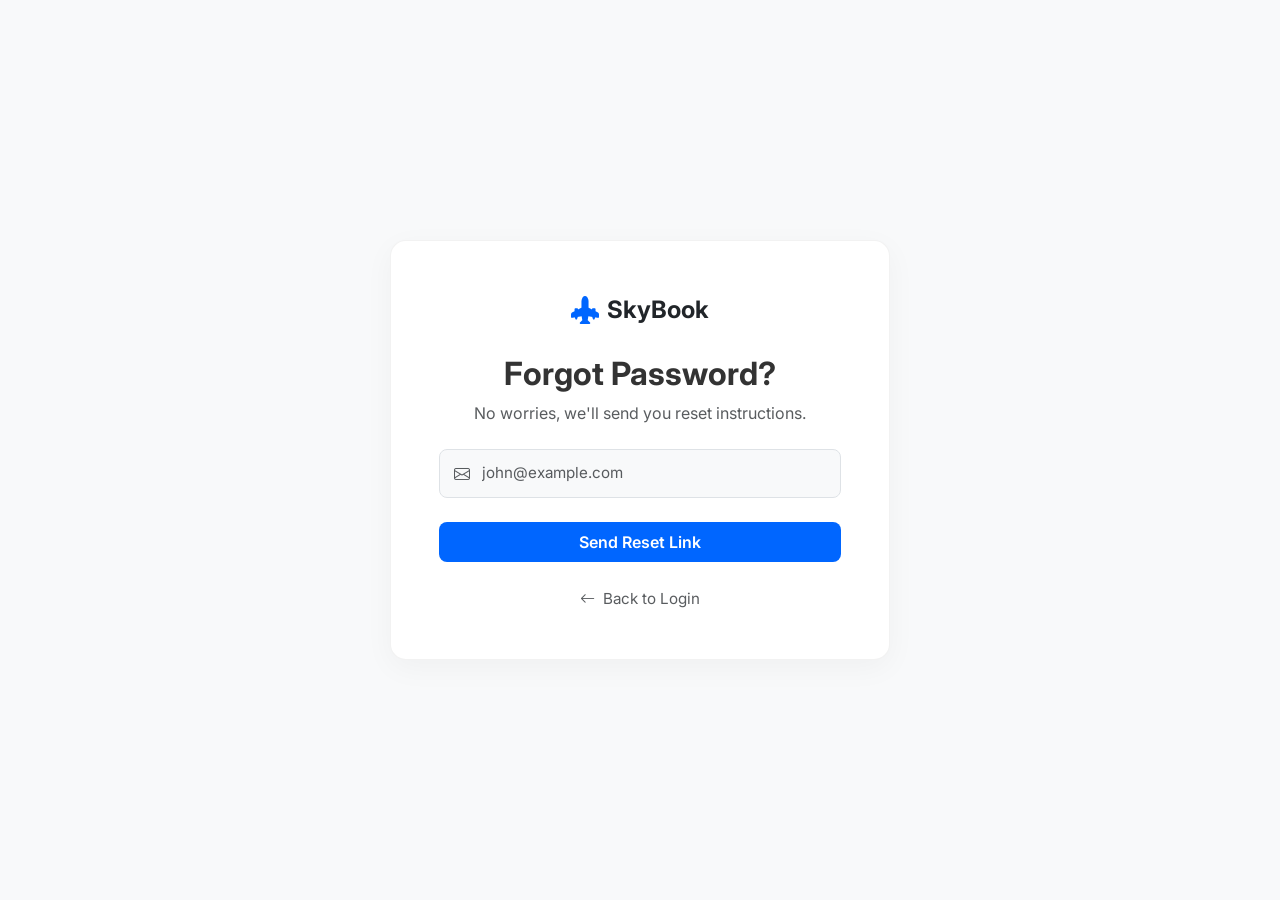
<file: features/forgot-password/index.html>
<!DOCTYPE html>
<html lang="en">

<head>
    <meta charset="UTF-8">
    <meta name="viewport" content="width=device-width, initial-scale=1.0">
    <title>Forgot Password - SkyBook</title>
    <!-- Google Fonts -->
    <link rel="preconnect" href="https://fonts.googleapis.com">
    <link rel="preconnect" href="https://fonts.gstatic.com" crossorigin>
    <link href="https://fonts.googleapis.com/css2?family=Inter:wght@300;400;500;600;700&display=swap" rel="stylesheet">
    <!-- Bootstrap CSS -->
    <link href="https://cdn.jsdelivr.net/npm/bootstrap@5.3.2/dist/css/bootstrap.min.css" rel="stylesheet">
    <!-- Bootstrap Icons -->
    <link href="https://cdn.jsdelivr.net/npm/bootstrap-icons@1.11.1/font/bootstrap-icons.css" rel="stylesheet">
    <!-- Custom CSS -->
    <link rel="stylesheet" href="../../shared/css/global.css">
    <link rel="stylesheet" href="forgot-password.css">
</head>

<body>

    <!-- Main Content -->
    <main class="container py-5 d-flex justify-content-center align-items-center min-vh-100">
        <div class="forgot-password-card bg-white p-4 p-md-5 rounded-4 shadow-sm w-100" style="max-width: 500px;">

            <div class="text-center mb-4">
                <a href="#" class="d-inline-flex align-items-center gap-2 text-decoration-none mb-4">
                    <i class="bi bi-airplane-engines-fill text-primary fs-3"></i>
                    <span class="fw-bold fs-4 text-dark">SkyBook</span>
                </a>
                
                <h2 class="fw-bold mb-2">Forgot Password?</h2>
                <p class="text-muted">No worries, we'll send you reset instructions.</p>
            </div>

            <form id="forgotPasswordForm" novalidate>
                <!-- Email -->
                <div class="mb-4 position-relative input-group-custom">
                    <i class="bi bi-envelope position-absolute text-muted"></i>
                    <input type="email" class="form-control" id="email" placeholder="john@example.com" required>
                    <div class="invalid-feedback">Please enter a valid email address.</div>
                </div>

                <!-- Submit -->
                <button type="submit" class="btn btn-primary w-100 py-2 fw-semibold rounded-3 mb-4 btn-reset">
                    Send Reset Link
                </button>
            </form>

            <div class="text-center">
                <a href="../login/index.html" class="text-muted text-decoration-none d-inline-flex align-items-center gap-2 hover-primary" style="font-size: 0.95rem;">
                    <i class="bi bi-arrow-left"></i> Back to Login
                </a>
            </div>

        </div>
    </main>

    <!-- Bootstrap JS -->
    <script src="https://cdn.jsdelivr.net/npm/bootstrap@5.3.2/dist/js/bootstrap.bundle.min.js"></script>
    <!-- Custom Logic -->
    <script src="forgot-password.js"></script>
</body>

</html>
</file>
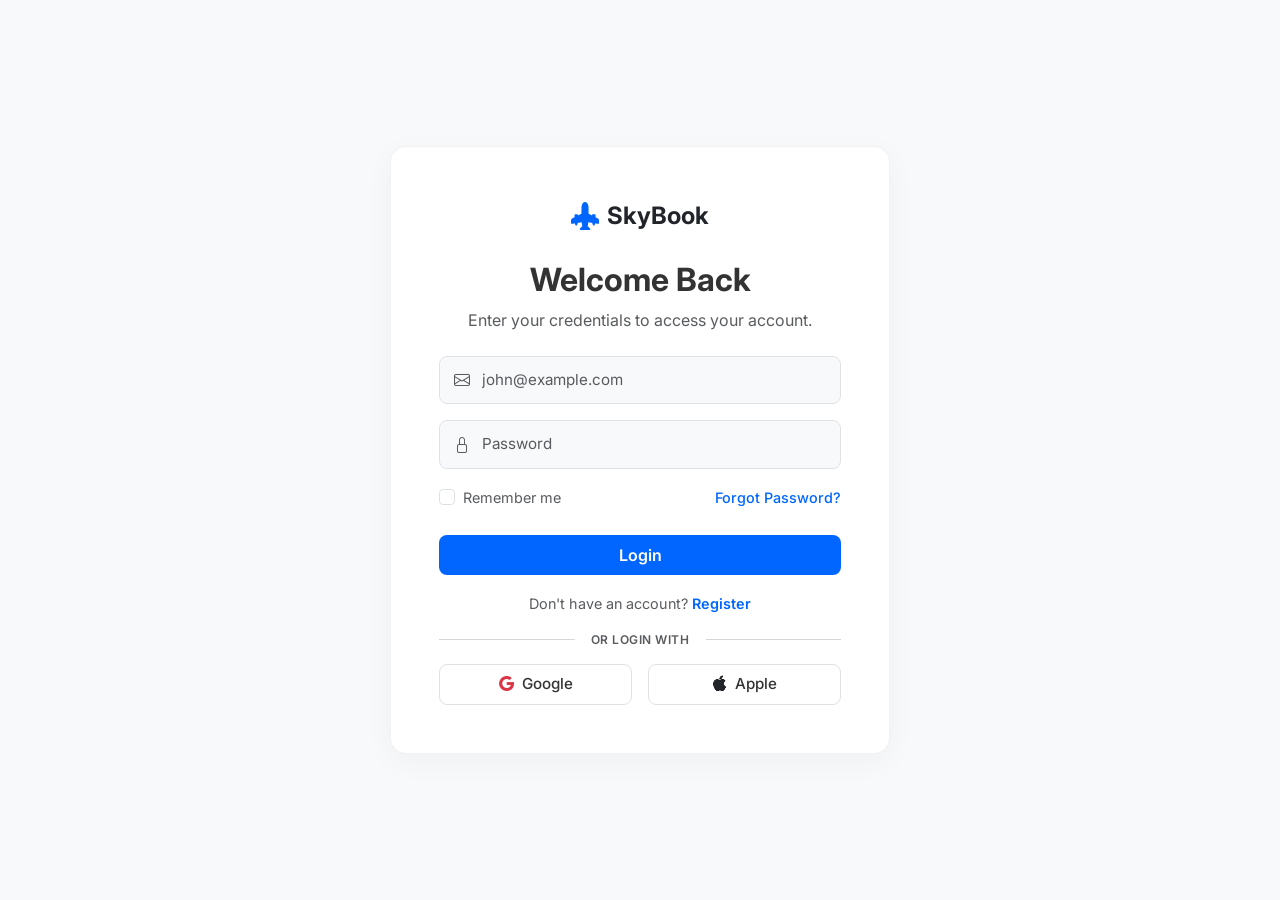
<file: features/login/index.html>
<!DOCTYPE html>
<html lang="en">

<head>
    <meta charset="UTF-8">
    <meta name="viewport" content="width=device-width, initial-scale=1.0">
    <title>Login - SkyBook</title>
    <!-- Google Fonts -->
    <link rel="preconnect" href="https://fonts.googleapis.com">
    <link rel="preconnect" href="https://fonts.gstatic.com" crossorigin>
    <link href="https://fonts.googleapis.com/css2?family=Inter:wght@300;400;500;600;700&display=swap" rel="stylesheet">
    <!-- Bootstrap CSS -->
    <link href="https://cdn.jsdelivr.net/npm/bootstrap@5.3.2/dist/css/bootstrap.min.css" rel="stylesheet">
    <!-- Bootstrap Icons -->
    <link href="https://cdn.jsdelivr.net/npm/bootstrap-icons@1.11.1/font/bootstrap-icons.css" rel="stylesheet">
    <!-- Custom CSS -->
    <link rel="stylesheet" href="../../shared/css/global.css">
    <link rel="stylesheet" href="login.css">
</head>

<body>

    <!-- Main Content -->
    <main class="container py-5 d-flex justify-content-center align-items-center min-vh-100">
        <div class="login-card bg-white p-4 p-md-5 rounded-4 shadow-sm w-100" style="max-width: 500px;">

            <div class="text-center mb-4">
                <a href="#" class="d-inline-flex align-items-center gap-2 text-decoration-none mb-4">
                    <i class="bi bi-airplane-engines-fill text-primary fs-3"></i>
                    <span class="fw-bold fs-4 text-dark">SkyBook</span>
                </a>
                
                <h2 class="fw-bold mb-2">Welcome Back</h2>
                <p class="text-muted">Enter your credentials to access your account.</p>
            </div>

            <form id="loginForm" novalidate>
                <!-- Email -->
                <div class="mb-3 position-relative input-group-custom">
                    <i class="bi bi-envelope position-absolute text-muted"></i>
                    <input type="email" class="form-control" id="email" placeholder="john@example.com" required>
                    <div class="invalid-feedback">Please enter a valid email address.</div>
                </div>

                <!-- Password -->
                <div class="mb-3 position-relative input-group-custom">
                    <i class="bi bi-lock position-absolute text-muted"></i>
                    <input type="password" class="form-control" id="password" placeholder="Password" required>
                    <div class="invalid-feedback">Please enter your password.</div>
                </div>

                <!-- Remember Me & Forgot Password -->
                <div class="d-flex justify-content-between align-items-center mb-4">
                    <div class="form-check">
                        <input class="form-check-input" type="checkbox" id="rememberMe">
                        <label class="form-check-label text-muted" style="font-size: 0.9rem;" for="rememberMe">
                            Remember me
                        </label>
                    </div>
                    <a href="../forgot-password/index.html" class="text-primary text-decoration-none fw-medium" style="font-size: 0.9rem;">Forgot Password?</a>
                </div>

                <!-- Submit -->
                <button type="submit" class="btn btn-primary w-100 py-2 fw-semibold rounded-3 mb-3 btn-login">
                    Login
                </button>
            </form>

            <div class="text-center mb-4">
                <span class="text-muted" style="font-size: 0.9rem;">Don't have an account? <a href="../register/index.html"
                        class="text-primary fw-semibold text-decoration-none">Register</a></span>
            </div>

            <!-- Social Login -->
            <div class="position-relative text-center mb-4">
                <hr class="text-muted">
                <span class="position-absolute top-50 start-50 translate-middle bg-white px-3 text-muted"
                    style="font-size: 0.75rem; font-weight: 600; letter-spacing: 0.5px;">OR LOGIN WITH</span>
            </div>

            <div class="d-flex gap-3">
                <button type="button"
                    class="btn btn-outline-secondary w-50 py-2 d-flex justify-content-center align-items-center gap-2 btn-social rounded-3">
                    <i class="bi bi-google text-danger"></i> <span class="d-none d-sm-inline">Google</span>
                </button>
                <button type="button"
                    class="btn btn-outline-secondary w-50 py-2 d-flex justify-content-center align-items-center gap-2 btn-social rounded-3">
                    <i class="bi bi-apple text-dark"></i> <span class="d-none d-sm-inline">Apple</span>
                </button>
            </div>

        </div>
    </main>

    <!-- Bootstrap JS -->
    <script src="https://cdn.jsdelivr.net/npm/bootstrap@5.3.2/dist/js/bootstrap.bundle.min.js"></script>
    <!-- Custom Logic -->
    <script src="login.js"></script>
</body>

</html>
</file>
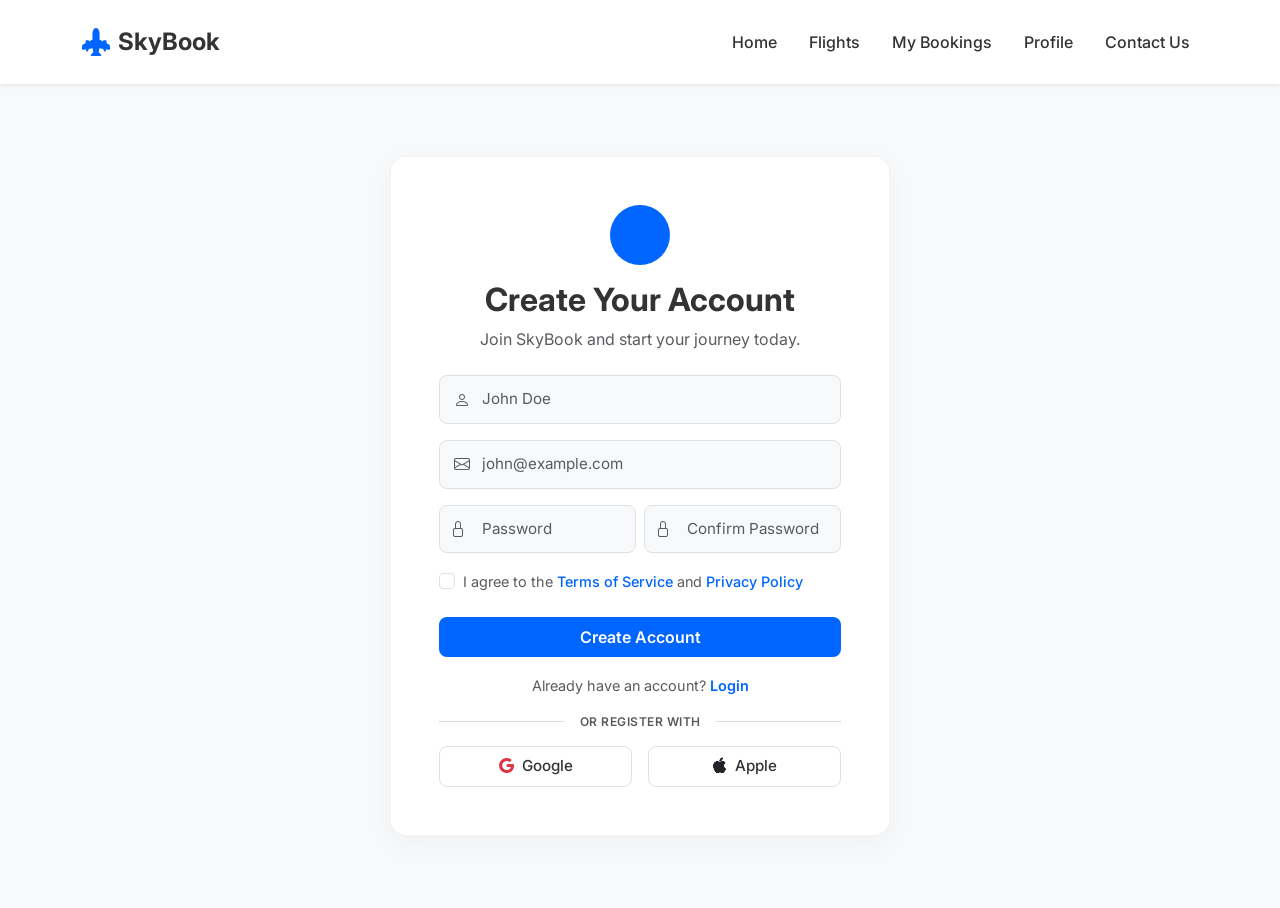
<file: features/register/index.html>
<!DOCTYPE html>
<html lang="en">

<head>
    <meta charset="UTF-8">
    <meta name="viewport" content="width=device-width, initial-scale=1.0">
    <title>Register - SkyBook</title>
    <!-- Google Fonts -->
    <link rel="preconnect" href="https://fonts.googleapis.com">
    <link rel="preconnect" href="https://fonts.gstatic.com" crossorigin>
    <link href="https://fonts.googleapis.com/css2?family=Inter:wght@300;400;500;600;700&display=swap" rel="stylesheet">
    <!-- Bootstrap CSS -->
    <link href="https://cdn.jsdelivr.net/npm/bootstrap@5.3.2/dist/css/bootstrap.min.css" rel="stylesheet">
    <!-- Bootstrap Icons -->
    <link href="https://cdn.jsdelivr.net/npm/bootstrap-icons@1.11.1/font/bootstrap-icons.css" rel="stylesheet">
    <!-- Custom CSS -->
    <link rel="stylesheet" href="../../shared/css/global.css">
    <link rel="stylesheet" href="register.css">
</head>

<body>

    <!-- Navbar -->
    <nav class="navbar navbar-expand-lg bg-white shadow-sm py-3">
        <div class="container">
            <a class="navbar-brand d-flex align-items-center gap-2" href="#">
                <i class="bi bi-airplane-engines-fill text-primary fs-3"></i>
                <span class="fw-bold fs-4" style="color: #333;">SkyBook</span>
            </a>
            <button class="navbar-toggler" type="button" data-bs-toggle="collapse" data-bs-target="#navbarNav">
                <span class="navbar-toggler-icon"></span>
            </button>
            <div class="collapse navbar-collapse justify-content-end" id="navbarNav">
                <ul class="navbar-nav gap-3 fw-medium">
                    <li class="nav-item"><a class="nav-link" href="#">Home</a></li>
                    <li class="nav-item"><a class="nav-link" href="#">Flights</a></li>
                    <li class="nav-item"><a class="nav-link" href="#">My Bookings</a></li>
                    <li class="nav-item"><a class="nav-link" href="#">Profile</a></li>
                    <li class="nav-item"><a class="nav-link" href="#">Contact Us</a></li>
                </ul>
            </div>
        </div>
    </nav>

    <!-- Main Content -->
    <main class="container py-5 d-flex justify-content-center align-items-center min-vh-100-custom">
        <div class="register-card bg-white p-4 p-md-5 rounded-4 shadow-sm w-100" style="max-width: 500px;">

            <div class="text-center mb-4">
                <div class="icon-circle bg-primary bg-opacity-10 text-primary mx-auto mb-3 d-flex justify-content-center align-items-center rounded-circle"
                    style="width: 60px; height: 60px;">
                    <i class="bi bi-person-plus-fill fs-3"></i>
                </div>
                <h2 class="fw-bold mb-2">Create Your Account</h2>
                <p class="text-muted">Join SkyBook and start your journey today.</p>
            </div>

            <form id="registerForm" novalidate>
                <!-- Full Name -->
                <div class="mb-3 position-relative input-group-custom">
                    <i class="bi bi-person position-absolute text-muted"></i>
                    <input type="text" class="form-control" id="fullName" placeholder="John Doe" required>
                    <div class="invalid-feedback">Please enter your full name.</div>
                </div>

                <!-- Email -->
                <div class="mb-3 position-relative input-group-custom">
                    <i class="bi bi-envelope position-absolute text-muted"></i>
                    <input type="email" class="form-control" id="email" placeholder="john@example.com" required>
                    <div class="invalid-feedback">Please enter a valid email address.</div>
                </div>

                <!-- Passwords -->
                <div class="row gx-2 mb-3">
                    <div class="col-sm-6 mb-3 mb-sm-0 position-relative input-group-custom">
                        <i class="bi bi-lock position-absolute text-muted"></i>
                        <input type="password" class="form-control" id="password" placeholder="Password" required
                            minlength="8">
                        <div class="invalid-feedback">Min 8 characters.</div>
                    </div>
                    <div class="col-sm-6 position-relative input-group-custom">
                        <i class="bi bi-lock position-absolute text-muted"></i>
                        <input type="password" class="form-control" id="confirmPassword" placeholder="Confirm Password"
                            required>
                        <div class="invalid-feedback">Passwords do not match.</div>
                    </div>
                </div>

                <!-- Terms -->
                <div class="form-check mb-4">
                    <input class="form-check-input" type="checkbox" id="terms" required>
                    <label class="form-check-label text-muted" style="font-size: 0.9rem;" for="terms">
                        I agree to the <a href="#" class="text-primary text-decoration-none fw-medium">Terms of
                            Service</a> and <a href="#" class="text-primary text-decoration-none fw-medium">Privacy
                            Policy</a>
                    </label>
                    <div class="invalid-feedback">You must agree before submitting.</div>
                </div>

                <!-- Submit -->
                <button type="submit" class="btn btn-primary w-100 py-2 fw-semibold rounded-3 mb-3 btn-create-account">
                    Create Account
                </button>
            </form>

            <div class="text-center mb-4">
                <span class="text-muted" style="font-size: 0.9rem;">Already have an account? <a href="#"
                        class="text-primary fw-semibold text-decoration-none">Login</a></span>
            </div>

            <!-- Social Registration -->
            <div class="position-relative text-center mb-4">
                <hr class="text-muted">
                <span class="position-absolute top-50 start-50 translate-middle bg-white px-3 text-muted"
                    style="font-size: 0.75rem; font-weight: 600; letter-spacing: 0.5px;">OR REGISTER WITH</span>
            </div>

            <div class="d-flex gap-3">
                <button type="button"
                    class="btn btn-outline-secondary w-50 py-2 d-flex justify-content-center align-items-center gap-2 btn-social rounded-3">
                    <i class="bi bi-google text-danger"></i> <span class="d-none d-sm-inline">Google</span>
                </button>
                <button type="button"
                    class="btn btn-outline-secondary w-50 py-2 d-flex justify-content-center align-items-center gap-2 btn-social rounded-3">
                    <i class="bi bi-apple text-dark"></i> <span class="d-none d-sm-inline">Apple</span>
                </button>
            </div>

        </div>
    </main>

    <!-- Bootstrap JS -->
    <script src="https://cdn.jsdelivr.net/npm/bootstrap@5.3.2/dist/js/bootstrap.bundle.min.js"></script>
    <!-- Custom Logic -->
    <script src="register.js"></script>
</body>

</html>
</file>
<file: shared/css/global.css>
:root {
  --primary-color: #0066FF; /* Vibrant Blue */
  --primary-hover: #0052cc;
  --bg-color: #F8F9FA;
  --text-dark: #333333;
  --text-light: #6c757d;
  --font-family: 'Inter', sans-serif;
}

body {
  font-family: var(--font-family);
  background-color: var(--bg-color);
  color: var(--text-dark);
  margin: 0;
  padding: 0;
}

.text-primary {
  color: var(--primary-color) !important;
}

.bg-primary {
  background-color: var(--primary-color) !important;
}
</file>
<file: features/forgot-password/forgot-password.css>
.forgot-password-card {
    box-shadow: 0 8px 30px rgba(0, 0, 0, 0.04) !important;
    border: 1px solid rgba(0,0,0,0.05);
}

.input-group-custom i {
    top: 50%;
    transform: translateY(-50%);
    left: 15px;
    z-index: 10;
    pointer-events: none;
}

.input-group-custom .form-control {
    padding-left: 42px;
    padding-top: 12px;
    padding-bottom: 12px;
    border-radius: 8px;
    border: 1px solid #dee2e6;
    background-color: #f8f9fa;
    font-size: 0.95rem;
    transition: all 0.2s;
}

.input-group-custom .form-control:focus {
    background-color: #fff;
    border-color: var(--primary-color);
    box-shadow: 0 0 0 0.25rem rgba(0, 102, 255, 0.15);
}

.input-group-custom .invalid-feedback {
    margin-top: 0.25rem;
}

.btn-reset {
    background-color: var(--primary-color);
    border: none;
    transition: all 0.2s ease-in-out;
    padding: 12px 0;
}

.btn-reset:hover {
    background-color: var(--primary-hover);
    transform: translateY(-1px);
    box-shadow: 0 4px 12px rgba(0, 102, 255, 0.2);
}

.hover-primary {
    transition: color 0.2s;
}

.hover-primary:hover {
    color: var(--primary-color) !important;
}
</file>
<file: features/login/login.css>
.login-card {
    box-shadow: 0 8px 30px rgba(0, 0, 0, 0.04) !important;
    border: 1px solid rgba(0,0,0,0.05);
}

.input-group-custom i {
    top: 50%;
    transform: translateY(-50%);
    left: 15px;
    z-index: 10;
    pointer-events: none;
}

.input-group-custom .form-control {
    padding-left: 42px;
    padding-top: 12px;
    padding-bottom: 12px;
    border-radius: 8px;
    border: 1px solid #dee2e6;
    background-color: #f8f9fa;
    font-size: 0.95rem;
    transition: all 0.2s;
}

.input-group-custom .form-control:focus {
    background-color: #fff;
    border-color: var(--primary-color);
    box-shadow: 0 0 0 0.25rem rgba(0, 102, 255, 0.15);
}

.input-group-custom .invalid-feedback {
    margin-top: 0.25rem;
}

.btn-login {
    background-color: var(--primary-color);
    border: none;
    transition: all 0.2s ease-in-out;
    padding: 12px 0;
}

.btn-login:hover {
    background-color: var(--primary-hover);
    transform: translateY(-1px);
    box-shadow: 0 4px 12px rgba(0, 102, 255, 0.2);
}

.btn-social {
    border-color: #dee2e6;
    color: var(--text-dark);
    font-weight: 500;
    transition: all 0.2s ease-in-out;
    font-size: 0.95rem;
}

.btn-social:hover {
    background-color: #f8f9fa;
    color: var(--text-dark);
    border-color: #ccc;
}
</file>
<file: features/register/register.css>
.min-vh-100-custom {
    min-height: calc(100vh - 76px); /* approximate subtract navbar height */
}

.register-card {
    box-shadow: 0 8px 30px rgba(0, 0, 0, 0.04) !important;
    border: 1px solid rgba(0,0,0,0.05);
}

.input-group-custom i {
    top: 50%;
    transform: translateY(-50%);
    left: 15px;
    z-index: 10;
    pointer-events: none;
}

.input-group-custom .form-control {
    padding-left: 42px;
    padding-top: 12px;
    padding-bottom: 12px;
    border-radius: 8px;
    border: 1px solid #dee2e6;
    background-color: #f8f9fa;
    font-size: 0.95rem;
    transition: all 0.2s;
}

.input-group-custom .form-control:focus {
    background-color: #fff;
    border-color: var(--primary-color);
    box-shadow: 0 0 0 0.25rem rgba(0, 102, 255, 0.15);
}

/* Update invalid feedback positioning due to absolute icon */
.input-group-custom .invalid-feedback {
    margin-top: 0.25rem;
}

.btn-create-account {
    background-color: var(--primary-color);
    border: none;
    transition: all 0.2s ease-in-out;
    padding: 12px 0;
}

.btn-create-account:hover {
    background-color: var(--primary-hover);
    transform: translateY(-1px);
    box-shadow: 0 4px 12px rgba(0, 102, 255, 0.2);
}

.btn-social {
    border-color: #dee2e6;
    color: var(--text-dark);
    font-weight: 500;
    transition: all 0.2s ease-in-out;
    font-size: 0.95rem;
}

.btn-social:hover {
    background-color: #f8f9fa;
    color: var(--text-dark);
    border-color: #ccc;
}

/* Nav links styling */
.navbar-nav .nav-link {
    color: var(--text-dark);
    transition: color 0.2s;
}

.navbar-nav .nav-link:hover {
    color: var(--primary-color);
}
</file>
